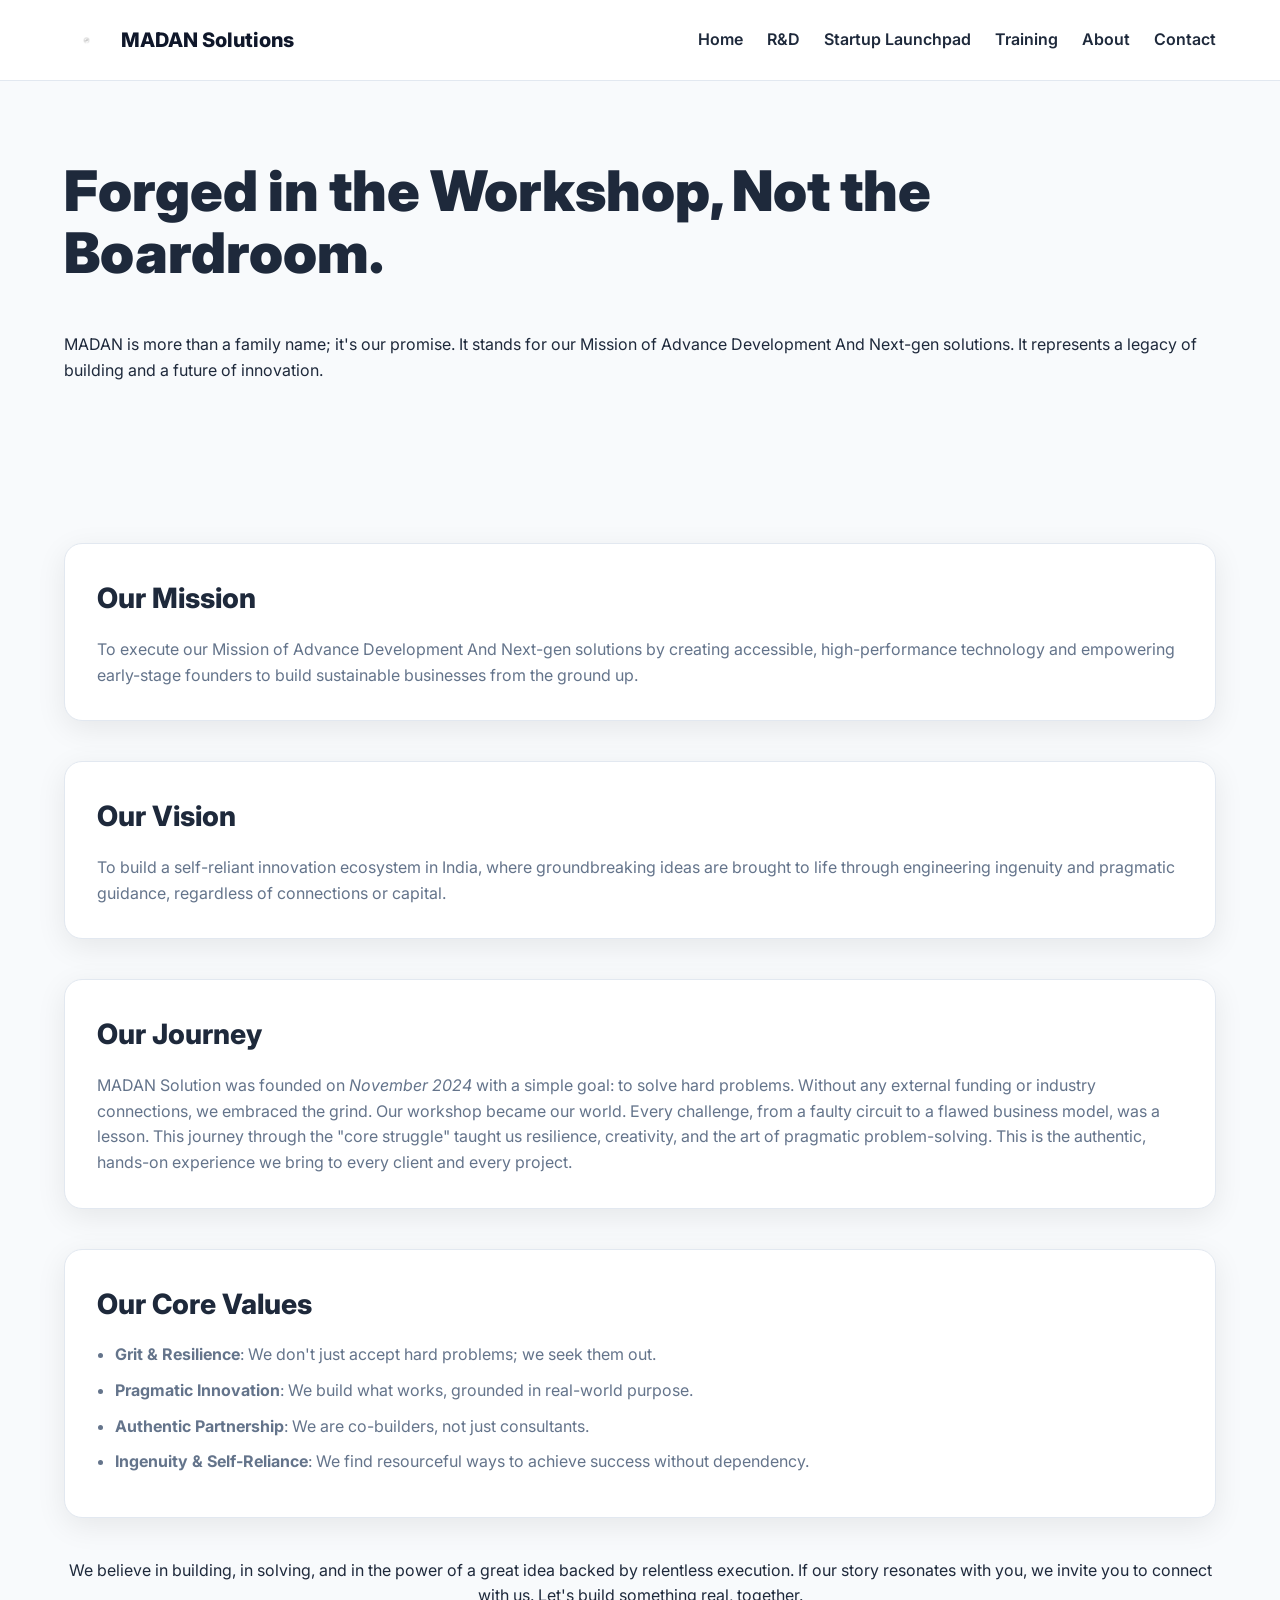
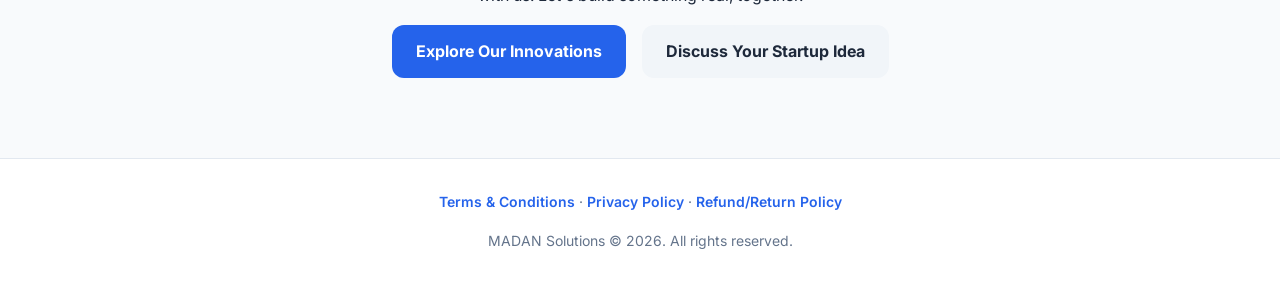
<file: about.html>
<!DOCTYPE html>
<html lang="en">
<head>
  <meta charset="utf-8" />
  <meta name="viewport" content="width=device-width, initial-scale=1" />
  <title>About — MADAN Solutions</title>
  <meta name="description" content="Forged in the workshop, not the boardroom. Our story and mission." />
  <link rel="preconnect" href="https://fonts.googleapis.com" />
  <link rel="preconnect" href="https://fonts.gstatic.com" crossorigin />
  <link href="https://fonts.googleapis.com/css2?family=Inter:wght@400;600;700;800;900&display=swap" rel="stylesheet" />
  <link rel="stylesheet" href="styles.css" />
</head>
<body>
  <header>
    <div class="container nav">
      <a class="brand" href="index.html">
        <img src="logo.svg" alt="MADAN Solutions logo" />
        <span>MADAN Solutions</span>
      </a>
      <nav>
        <a href="index.html">Home</a>
        <a href="rnd.html">R&D</a>
        <a href="launchpad.html">Startup Launchpad</a>
        <a href="training.html">Training</a>
        <a href="about.html">About</a>
        <a href="contact.html">Contact</a>
      </nav>
    </div>
  </header>

  <main>
    <section class="section philosophy">
      <div class="container stack-m reveal">
        <h1 class="headline">Forged in the Workshop, Not the Boardroom.</h1>
        <p>MADAN is more than a family name; it's our promise. It stands for our Mission of Advance Development And Next-gen solutions. It represents a legacy of building and a future of innovation.</p>
      </div>
    </section>

    <section class="section">
      <div class="container stack-l">
        <div class="card stack-s reveal">
          <h2>Our Mission</h2>
          <p>To execute our Mission of Advance Development And Next-gen solutions by creating accessible, high-performance technology and empowering early-stage founders to build sustainable businesses from the ground up.</p>
        </div>

        <div class="card stack-s reveal delay-1">
          <h2>Our Vision</h2>
          <p>To build a self-reliant innovation ecosystem in India, where groundbreaking ideas are brought to life through engineering ingenuity and pragmatic guidance, regardless of connections or capital.</p>
        </div>

        <div class="card stack-s reveal delay-2">
          <h2>Our Journey</h2>
          <p>MADAN Solution was founded on <em>November 2024</em> with a simple goal: to solve hard problems. Without any external funding or industry connections, we embraced the grind. Our workshop became our world. Every challenge, from a faulty circuit to a flawed business model, was a lesson. This journey through the "core struggle" taught us resilience, creativity, and the art of pragmatic problem-solving. This is the authentic, hands-on experience we bring to every client and every project.</p>
        </div>

        <div class="card stack-s reveal delay-3">
          <h2>Our Core Values</h2>
          <ul style="margin: 0; padding-left: 18px; color: var(--muted);">
            <li><strong>Grit & Resilience</strong>: We don't just accept hard problems; we seek them out.</li>
            <li><strong>Pragmatic Innovation</strong>: We build what works, grounded in real-world purpose.</li>
            <li><strong>Authentic Partnership</strong>: We are co-builders, not just consultants.</li>
            <li><strong>Ingenuity & Self-Reliance</strong>: We find resourceful ways to achieve success without dependency.</li>
          </ul>
        </div>

        <div class="center stack-s reveal">
          <p>We believe in building, in solving, and in the power of a great idea backed by relentless execution. If our story resonates with you, we invite you to connect with us. Let's build something real, together.</p>
          <div class="cta-row" style="justify-content:center;">
            <a class="btn primary" href="rnd.html">Explore Our Innovations</a>
            <a class="btn secondary" href="launchpad.html">Discuss Your Startup Idea</a>
          </div>
        </div>
      </div>
    </section>
  </main>

  <footer>
    <div class="container">
      <div class="stack-s">
        <div>
          <a href="legal.html#terms">Terms & Conditions</a> ·
          <a href="legal.html#privacy">Privacy Policy</a> ·
          <a href="legal.html#returns">Refund/Return Policy</a>
        </div>
        <div>MADAN Solutions © <span id="year"></span>. All rights reserved.</div>
      </div>
    </div>
  </footer>

  <script src="script.js"></script>
</body>
</html>
</file>
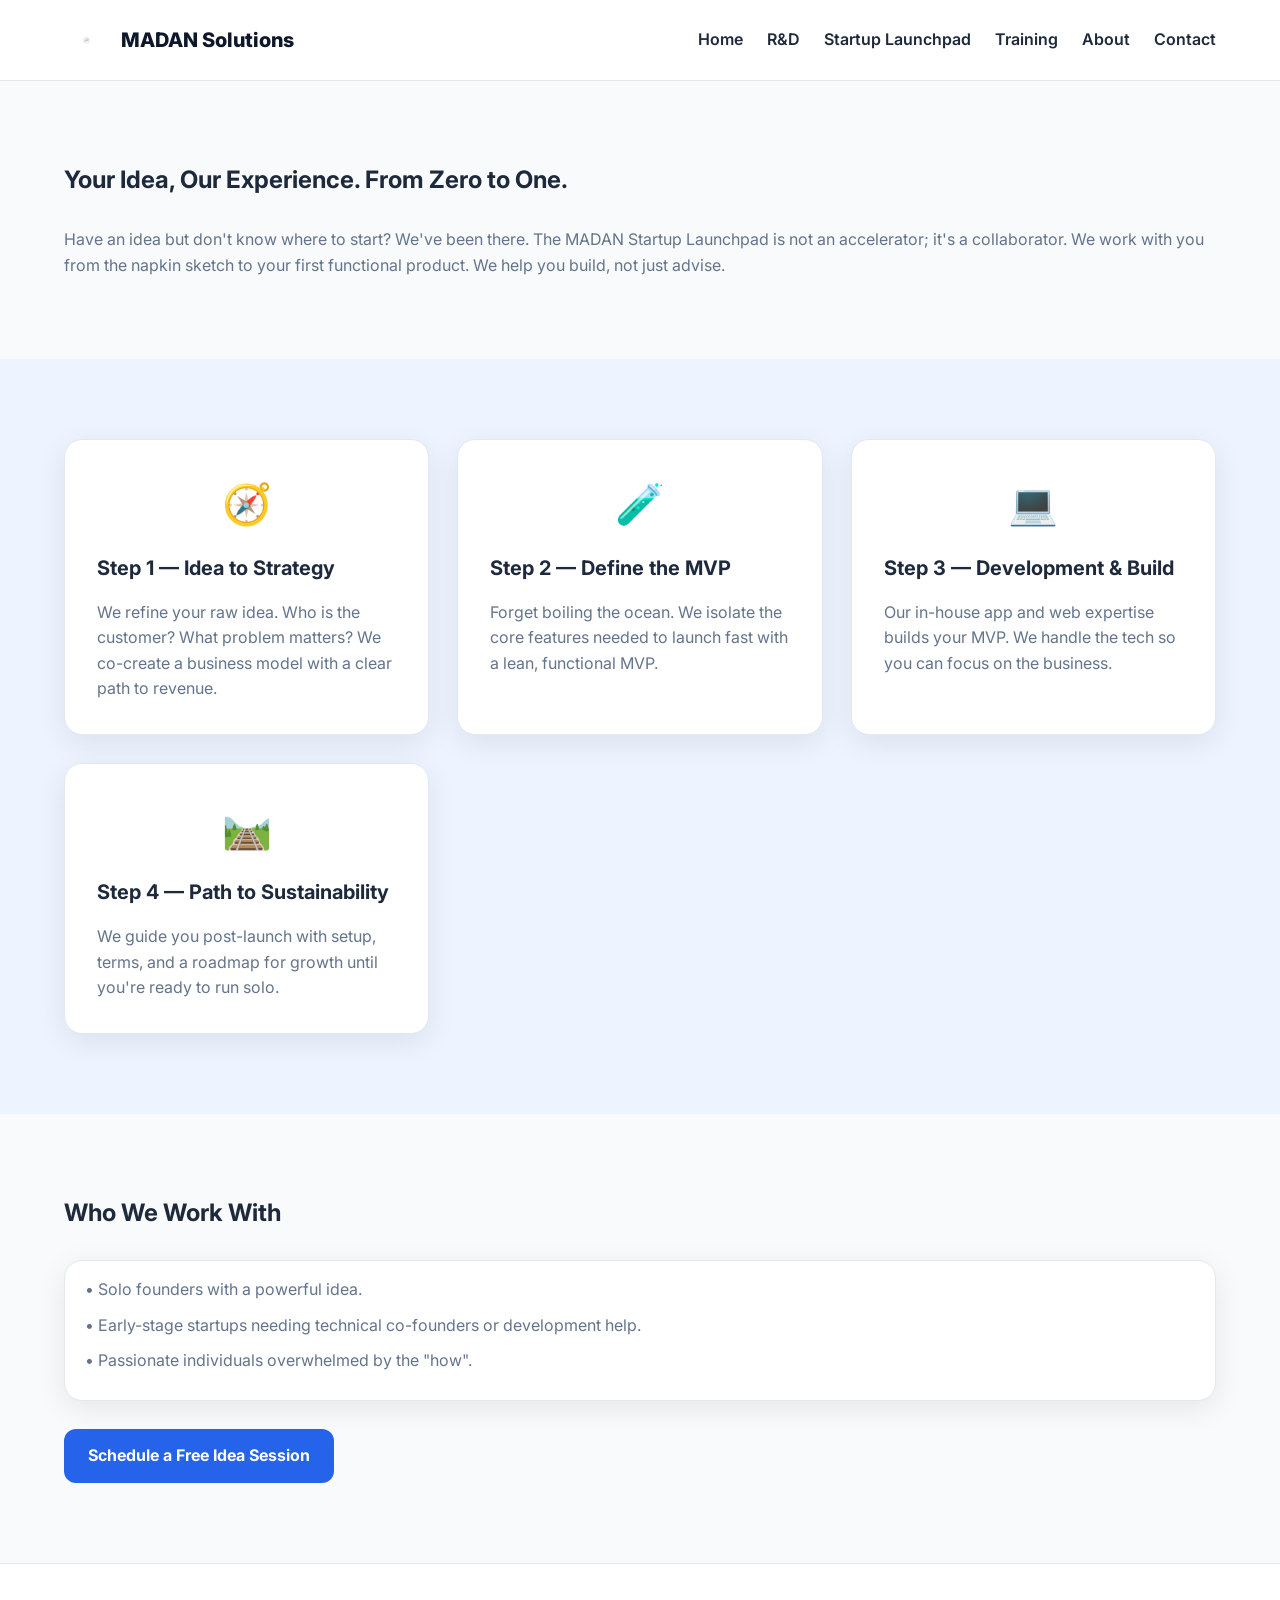
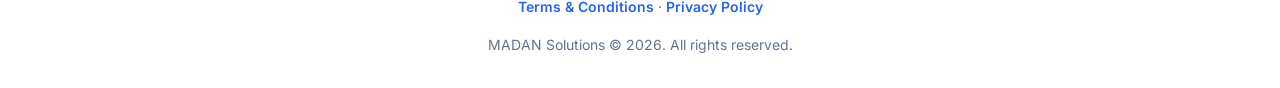
<file: launchpad.html>
<!DOCTYPE html>
<html lang="en">
<head>
  <meta charset="utf-8" />
  <meta name="viewport" content="width=device-width, initial-scale=1" />
  <title>Startup Launchpad — MADAN Solutions</title>
  <meta name="description" content="From idea to MVP to sustainability — your zero-to-one partner." />
  <link rel="preconnect" href="https://fonts.googleapis.com" />
  <link rel="preconnect" href="https://fonts.gstatic.com" crossorigin />
  <link href="https://fonts.googleapis.com/css2?family=Inter:wght@400;600;700;800;900&display=swap" rel="stylesheet" />
  <link rel="stylesheet" href="styles.css" />
</head>
<body>
  <header>
    <div class="container nav">
      <a class="brand" href="index.html">
        <img src="logo.svg" alt="MADAN Solutions logo" />
        <span>MADAN Solutions</span>
      </a>
      <nav>
        <a href="index.html">Home</a>
        <a href="rnd.html">R&D</a>
        <a href="launchpad.html">Startup Launchpad</a>
        <a href="training.html">Training</a>
        <a href="about.html">About</a>
        <a href="contact.html">Contact</a>
      </nav>
    </div>
  </header>

  <main>
    <section class="section">
      <div class="container stack-m">
        <h1>Your Idea, Our Experience. From Zero to One.</h1>
        <p class="muted">Have an idea but don't know where to start? We've been there. The MADAN Startup Launchpad is not an accelerator; it's a collaborator. We work with you from the napkin sketch to your first functional product. We help you build, not just advise.</p>
      </div>
    </section>

    <section class="section alt">
      <div class="container split">
        <div class="card stack-s">
          <div class="icon">🧭</div>
          <h3>Step 1 — Idea to Strategy</h3>
          <p>We refine your raw idea. Who is the customer? What problem matters? We co-create a business model with a clear path to revenue.</p>
        </div>
        <div class="card stack-s">
          <div class="icon">🧪</div>
          <h3>Step 2 — Define the MVP</h3>
          <p>Forget boiling the ocean. We isolate the core features needed to launch fast with a lean, functional MVP.</p>
        </div>
        <div class="card stack-s">
          <div class="icon">💻</div>
          <h3>Step 3 — Development & Build</h3>
          <p>Our in-house app and web expertise builds your MVP. We handle the tech so you can focus on the business.</p>
        </div>
        <div class="card stack-s">
          <div class="icon">🛤️</div>
          <h3>Step 4 — Path to Sustainability</h3>
          <p>We guide you post-launch with setup, terms, and a roadmap for growth until you're ready to run solo.</p>
        </div>
      </div>
    </section>

    <section class="section">
      <div class="container stack-m">
        <h2>Who We Work With</h2>
        <ul class="card" style="list-style: none; padding: 16px 20px;">
          <li>• Solo founders with a powerful idea.</li>
          <li>• Early-stage startups needing technical co-founders or development help.</li>
          <li>• Passionate individuals overwhelmed by the "how".</li>
        </ul>
        <div>
          <a class="btn primary" href="contact.html">Schedule a Free Idea Session</a>
        </div>
      </div>
    </section>
  </main>

  <footer>
    <div class="container">
      <div class="stack-s">
        <div>
          <a href="legal.html#terms">Terms & Conditions</a> ·
          <a href="legal.html#privacy">Privacy Policy</a>
        </div>
        <div>MADAN Solutions © <span id="year"></span>. All rights reserved.</div>
      </div>
    </div>
  </footer>

  <script src="script.js"></script>
</body>
</html>
</file>
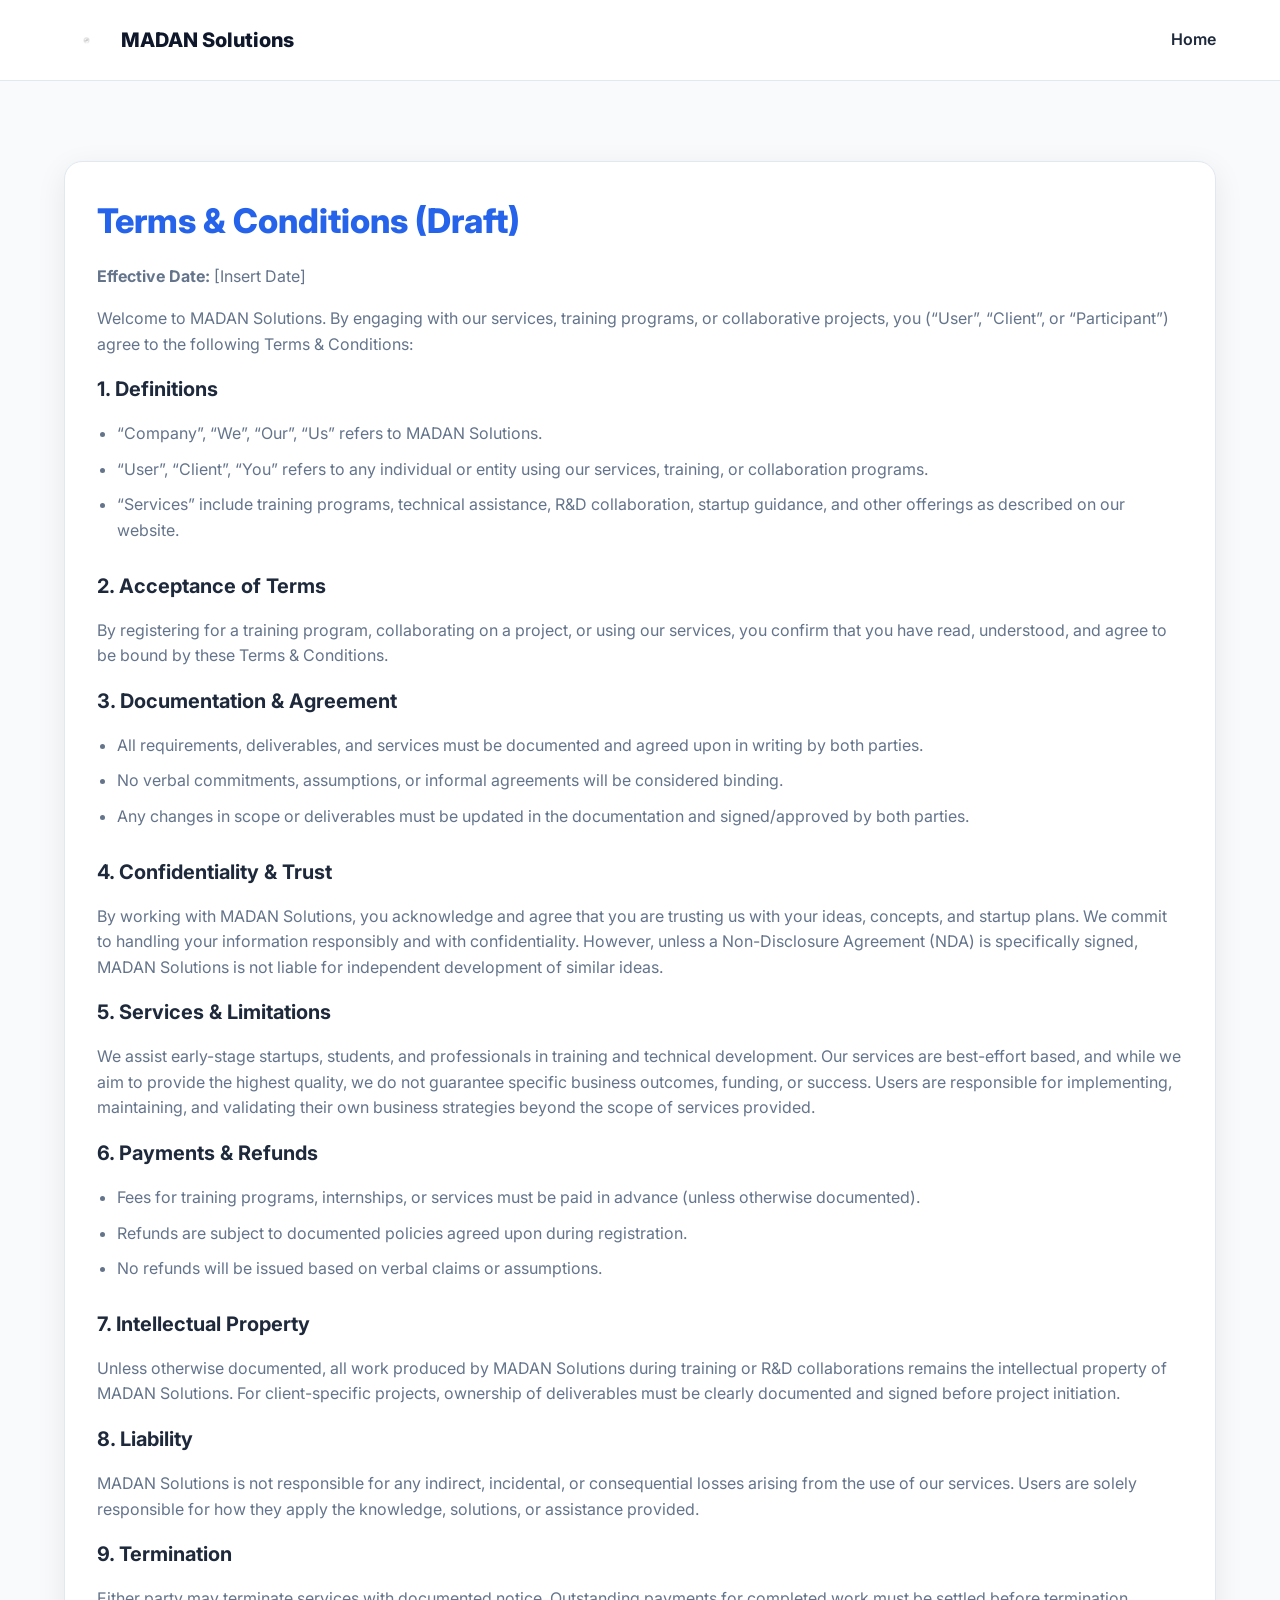
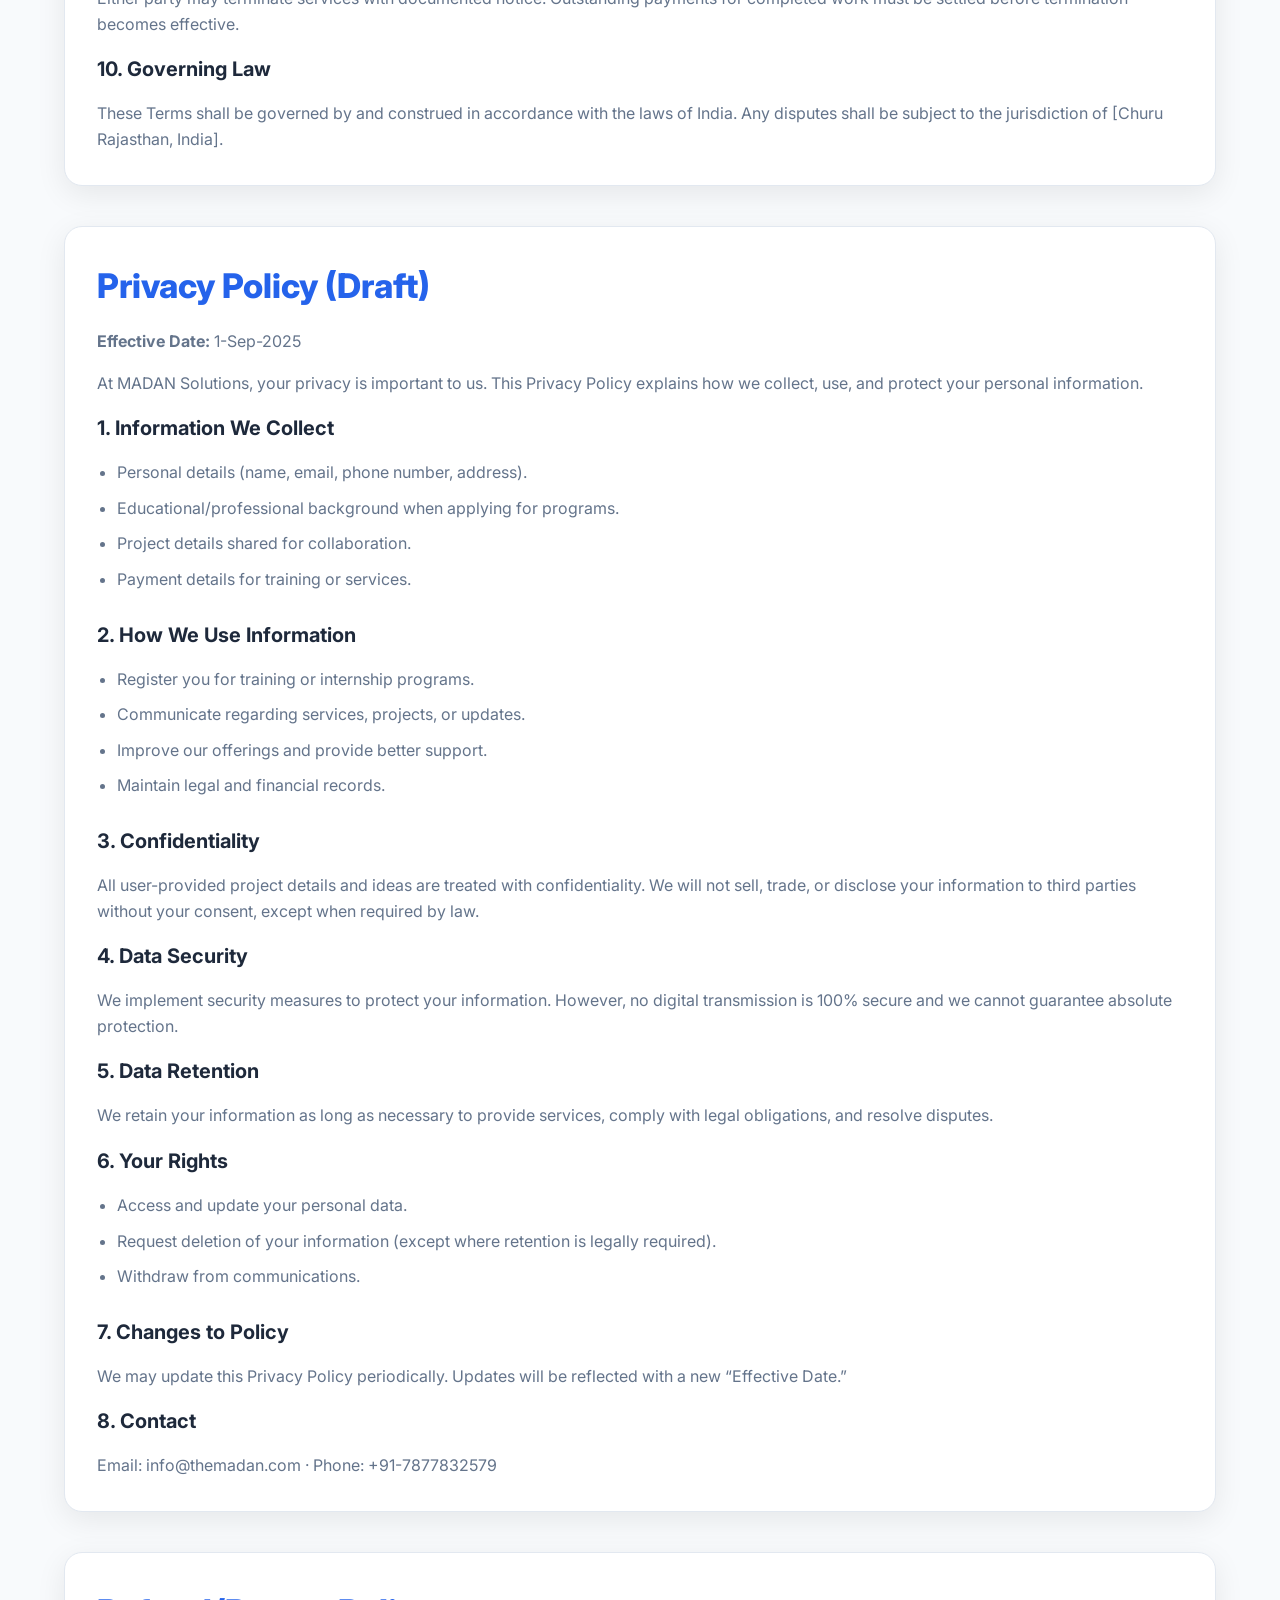
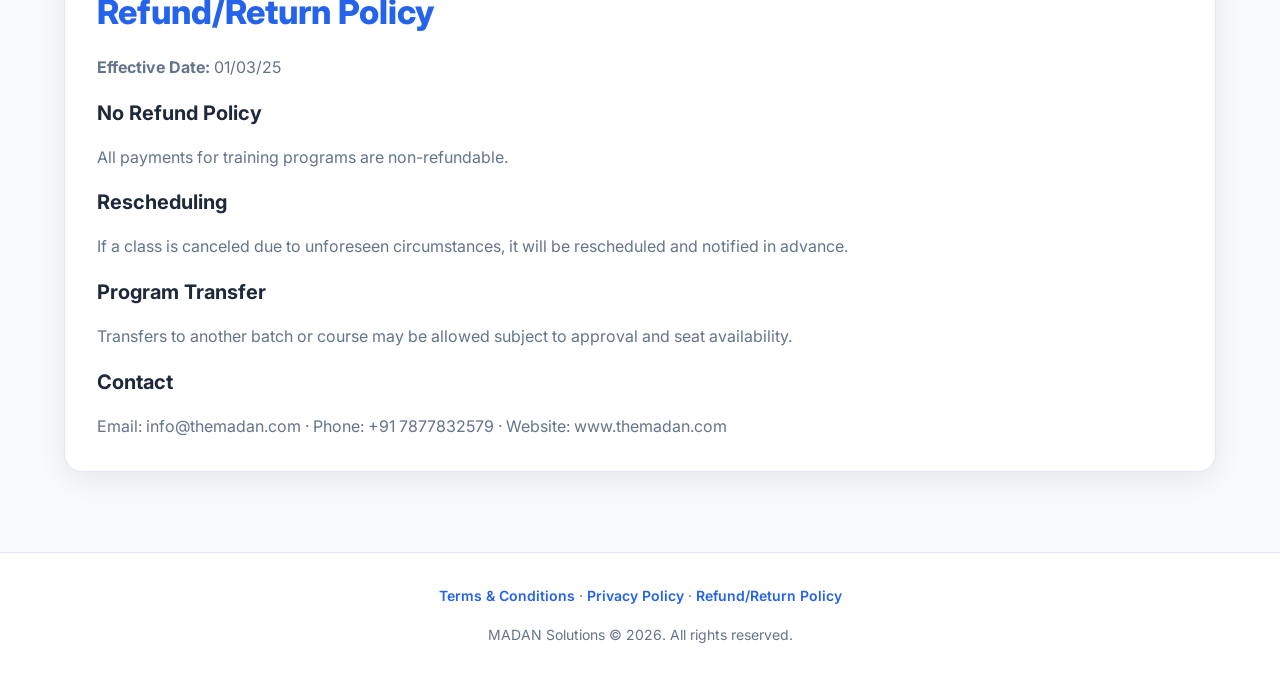
<file: legal.html>
<!DOCTYPE html>
<html lang="en">
<head>
  <meta charset="utf-8" />
  <meta name="viewport" content="width=device-width, initial-scale=1" />
  <title>Legal — MADAN Solutions</title>
  <link rel="preconnect" href="https://fonts.googleapis.com" />
  <link rel="preconnect" href="https://fonts.gstatic.com" crossorigin />
  <link href="https://fonts.googleapis.com/css2?family=Inter:wght@400;600;700;800;900&display=swap" rel="stylesheet" />
  <link rel="stylesheet" href="styles.css" />
</head>
<body>
  <header>
    <div class="container nav">
      <a class="brand" href="index.html">
        <img src="logo.svg" alt="MADAN Solutions logo" />
        <span>MADAN Solutions</span>
      </a>
      <nav>
        <a href="index.html">Home</a>
      
      </nav>

      
    </div>
  </header>

  <main>
    <section class="section">
      <div class="container stack-l">
        <div id="terms" class="card stack-s">
          <h1>Terms & Conditions (Draft)</h1>
          <p><strong>Effective Date:</strong> [Insert Date]</p>
          <p>Welcome to MADAN Solutions. By engaging with our services, training programs, or collaborative projects, you (“User”, “Client”, or “Participant”) agree to the following Terms & Conditions:</p>
          <h3>1. Definitions</h3>
          <ul>
            <li>“Company”, “We”, “Our”, “Us” refers to MADAN Solutions.</li>
            <li>“User”, “Client”, “You” refers to any individual or entity using our services, training, or collaboration programs.</li>
            <li>“Services” include training programs, technical assistance, R&D collaboration, startup guidance, and other offerings as described on our website.</li>
          </ul>
          <h3>2. Acceptance of Terms</h3>
          <p>By registering for a training program, collaborating on a project, or using our services, you confirm that you have read, understood, and agree to be bound by these Terms & Conditions.</p>
          <h3>3. Documentation & Agreement</h3>
          <ul>
            <li>All requirements, deliverables, and services must be documented and agreed upon in writing by both parties.</li>
            <li>No verbal commitments, assumptions, or informal agreements will be considered binding.</li>
            <li>Any changes in scope or deliverables must be updated in the documentation and signed/approved by both parties.</li>
          </ul>
          <h3>4. Confidentiality & Trust</h3>
          <p>By working with MADAN Solutions, you acknowledge and agree that you are trusting us with your ideas, concepts, and startup plans. We commit to handling your information responsibly and with confidentiality. However, unless a Non-Disclosure Agreement (NDA) is specifically signed, MADAN Solutions is not liable for independent development of similar ideas.</p>
          <h3>5. Services & Limitations</h3>
          <p>We assist early-stage startups, students, and professionals in training and technical development. Our services are best-effort based, and while we aim to provide the highest quality, we do not guarantee specific business outcomes, funding, or success. Users are responsible for implementing, maintaining, and validating their own business strategies beyond the scope of services provided.</p>
          <h3>6. Payments & Refunds</h3>
          <ul>
            <li>Fees for training programs, internships, or services must be paid in advance (unless otherwise documented).</li>
            <li>Refunds are subject to documented policies agreed upon during registration.</li>
            <li>No refunds will be issued based on verbal claims or assumptions.</li>
          </ul>
          <h3>7. Intellectual Property</h3>
          <p>Unless otherwise documented, all work produced by MADAN Solutions during training or R&D collaborations remains the intellectual property of MADAN Solutions. For client-specific projects, ownership of deliverables must be clearly documented and signed before project initiation.</p>
          <h3>8. Liability</h3>
          <p>MADAN Solutions is not responsible for any indirect, incidental, or consequential losses arising from the use of our services. Users are solely responsible for how they apply the knowledge, solutions, or assistance provided.</p>
          <h3>9. Termination</h3>
          <p>Either party may terminate services with documented notice. Outstanding payments for completed work must be settled before termination becomes effective.</p>
          <h3>10. Governing Law</h3>
          <p>These Terms shall be governed by and construed in accordance with the laws of India. Any disputes shall be subject to the jurisdiction of [Churu Rajasthan, India].</p>
        </div>

        <div id="privacy" class="card stack-s">
          <h1>Privacy Policy (Draft)</h1>
          <p><strong>Effective Date:</strong> 1-Sep-2025</p>
          <p>At MADAN Solutions, your privacy is important to us. This Privacy Policy explains how we collect, use, and protect your personal information.</p>
          <h3>1. Information We Collect</h3>
          <ul>
            <li>Personal details (name, email, phone number, address).</li>
            <li>Educational/professional background when applying for programs.</li>
            <li>Project details shared for collaboration.</li>
            <li>Payment details for training or services.</li>
          </ul>
          <h3>2. How We Use Information</h3>
          <ul>
            <li>Register you for training or internship programs.</li>
            <li>Communicate regarding services, projects, or updates.</li>
            <li>Improve our offerings and provide better support.</li>
            <li>Maintain legal and financial records.</li>
          </ul>
          <h3>3. Confidentiality</h3>
          <p>All user-provided project details and ideas are treated with confidentiality. We will not sell, trade, or disclose your information to third parties without your consent, except when required by law.</p>
          <h3>4. Data Security</h3>
          <p>We implement security measures to protect your information. However, no digital transmission is 100% secure and we cannot guarantee absolute protection.</p>
          <h3>5. Data Retention</h3>
          <p>We retain your information as long as necessary to provide services, comply with legal obligations, and resolve disputes.</p>
          <h3>6. Your Rights</h3>
          <ul>
            <li>Access and update your personal data.</li>
            <li>Request deletion of your information (except where retention is legally required).</li>
            <li>Withdraw from communications.</li>
          </ul>
          <h3>7. Changes to Policy</h3>
          <p>We may update this Privacy Policy periodically. Updates will be reflected with a new “Effective Date.”</p>
          <h3>8. Contact</h3>
          <p>Email: info@themadan.com · Phone: +91-7877832579</p>
        </div>

        <div id="returns" class="card stack-s">
          <h1>Refund/Return Policy</h1>
          <p><strong>Effective Date:</strong> 01/03/25</p>
          <h3>No Refund Policy</h3>
          <p>All payments for training programs are non-refundable.</p>
          <h3>Rescheduling</h3>
          <p>If a class is canceled due to unforeseen circumstances, it will be rescheduled and notified in advance.</p>
          <h3>Program Transfer</h3>
          <p>Transfers to another batch or course may be allowed subject to approval and seat availability.</p>
          <h3>Contact</h3>
          <p>Email: info@themadan.com · Phone: +91 7877832579 · Website: www.themadan.com</p>
        </div>
      </div>
    </section>
  </main>

  <footer>
    <div class="container">
      <div class="stack-s">
        <div>
          <a href="#terms">Terms & Conditions</a> ·
          <a href="#privacy">Privacy Policy</a> ·
          <a href="#returns">Refund/Return Policy</a>
        </div>
        <div>MADAN Solutions © <span id="year"></span>. All rights reserved.</div>
      </div>
    </div>
  </footer>

  <script src="script.js"></script>
</body>
</html>
</file>
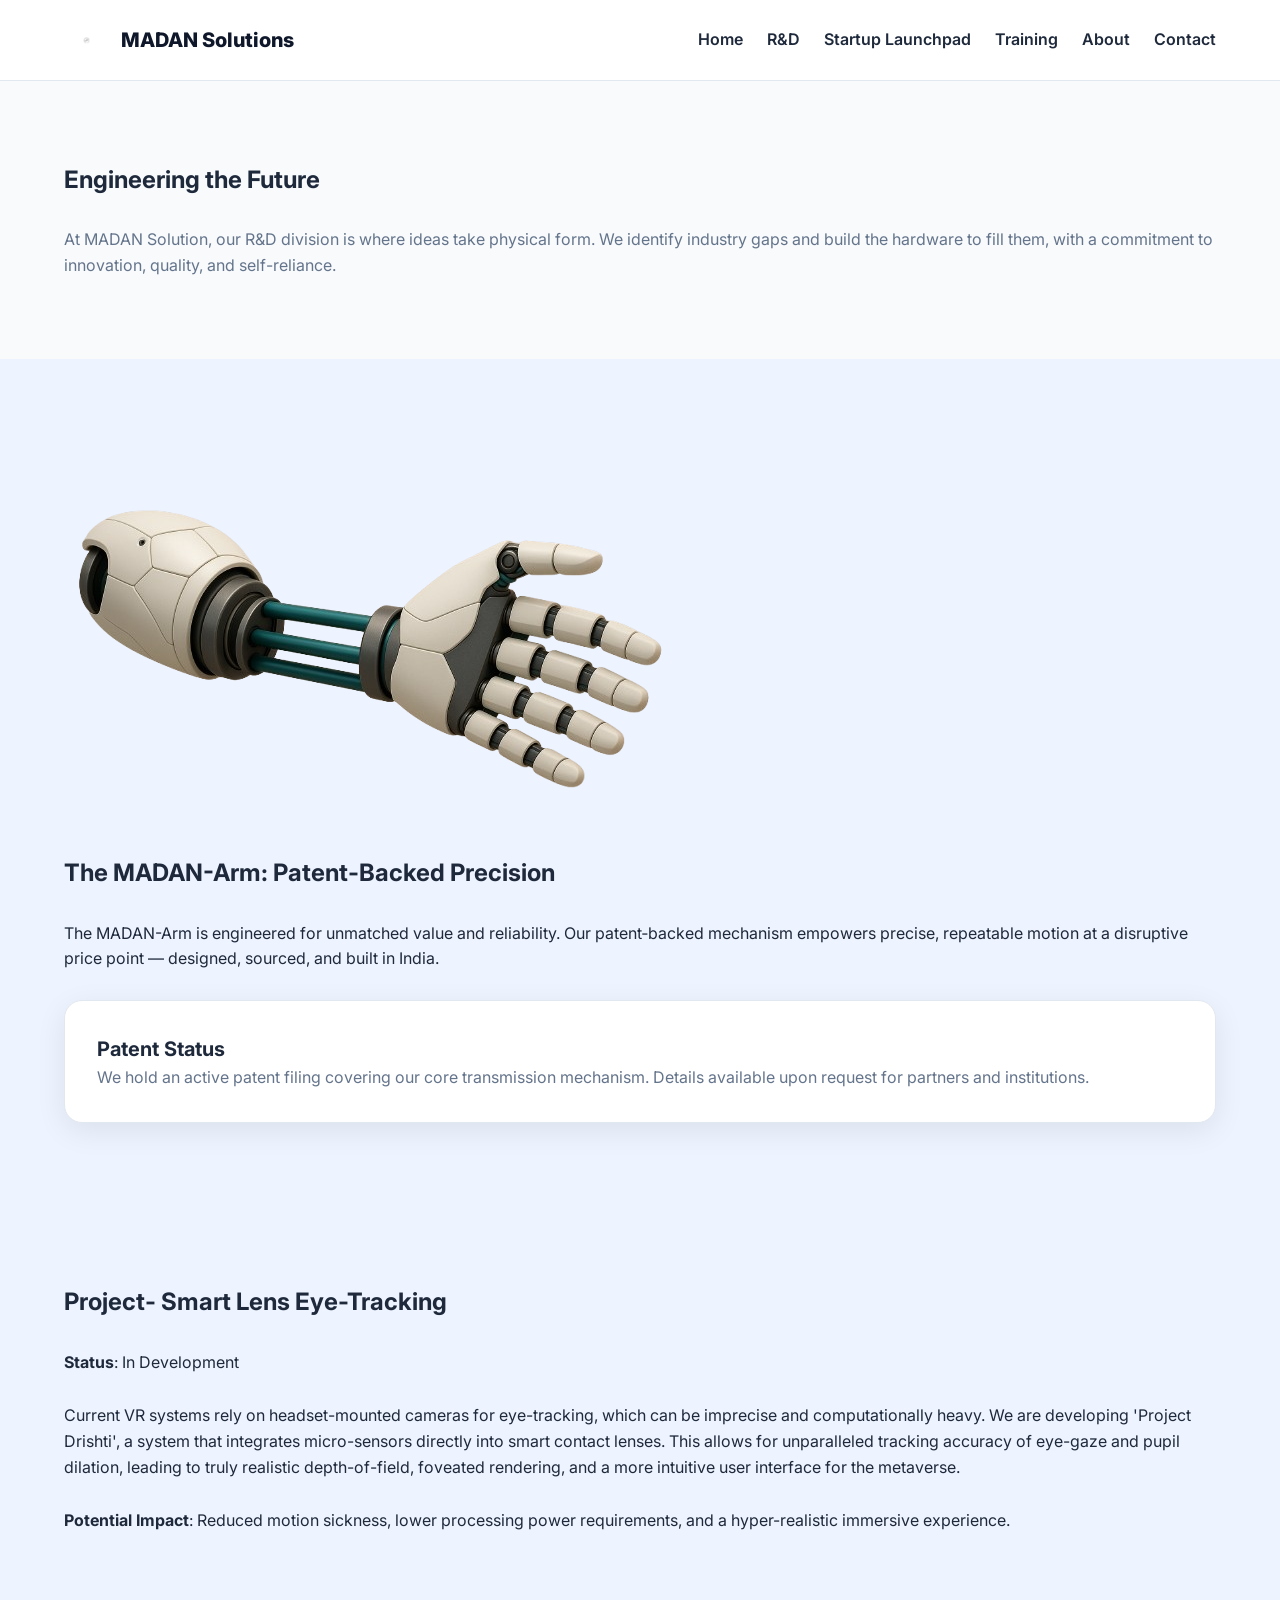
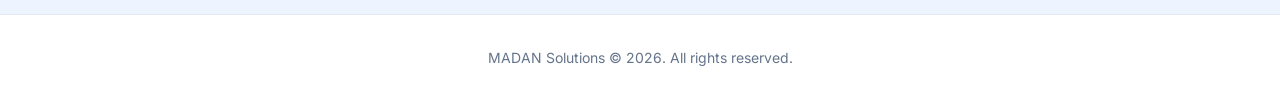
<file: rnd.html>
<!DOCTYPE html>
<html lang="en">
<head>
  <meta charset="utf-8" />
  <meta name="viewport" content="width=device-width, initial-scale=1" />
  <title>R&D and Innovations — MADAN Solutions</title>
  <meta name="description" content="Engineering the future with affordable, precise, Made-in-India hardware like the MADAN-Arm." />
  <link rel="preconnect" href="https://fonts.googleapis.com" />
  <link rel="preconnect" href="https://fonts.gstatic.com" crossorigin />
  <link href="https://fonts.googleapis.com/css2?family=Inter:wght@400;600;700;800;900&display=swap" rel="stylesheet" />
  <link rel="stylesheet" href="styles.css" />
</head>
<body>
  <header>
    <div class="container nav">
      <a class="brand" href="index.html">
        <img src="logo.svg" alt="MADAN Solutions logo" />
        <span>MADAN Solutions</span>
      </a>
      <nav>
        <a href="index.html">Home</a>
        <a href="rnd.html">R&D</a>
        <a href="launchpad.html">Startup Launchpad</a>
        <a href="training.html">Training</a>
        <a href="about.html">About</a>
        <a href="contact.html">Contact</a>
      </nav>
    </div>
  </header>

  <main>
    <section class="section">
      <div class="container stack-m">
        <h1>Engineering the Future</h1>
        <p class="muted">At MADAN Solution, our R&D division is where ideas take physical form. We identify industry gaps and build the hardware to fill them, with a commitment to innovation, quality, and self-reliance.</p>
      </div>
    </section>

    <section id="madan-arm" class="section alt">
      <div class="container feature">
        <img src="assets/madan-arm.png" alt="MADAN-Arm" />
        <div class="stack-m">
          <h2>The MADAN-Arm: Patent‑Backed Precision</h2>
          <p>The MADAN-Arm is engineered for unmatched value and reliability. Our patent‑backed mechanism empowers precise, repeatable motion at a disruptive price point — designed, sourced, and built in India.</p>
          <div class="card">
            <h3>Patent Status</h3>
            <p>We hold an active patent filing covering our core transmission mechanism. Details available upon request for partners and institutions.</p>
          </div>
        </div>
      </div>
    </section>

    <section class="section alt">
      <div class="container stack-m">
        <h2>Project- Smart Lens Eye-Tracking</h2>
        <p><strong>Status</strong>: In Development</p>
        <p>Current VR systems rely on headset-mounted cameras for eye-tracking, which can be imprecise and computationally heavy. We are developing 'Project Drishti', a system that integrates micro-sensors directly into smart contact lenses. This allows for unparalleled tracking accuracy of eye-gaze and pupil dilation, leading to truly realistic depth-of-field, foveated rendering, and a more intuitive user interface for the metaverse.</p>
        <p><strong>Potential Impact</strong>: Reduced motion sickness, lower processing power requirements, and a hyper-realistic immersive experience.</p>
      </div>
    </section>
  </main>

  <footer>
    <div class="container">
      <div>MADAN Solutions © <span id="year"></span>. All rights reserved.</div>
    </div>
  </footer>

  <script src="script.js"></script>
</body>
</html>
</file>
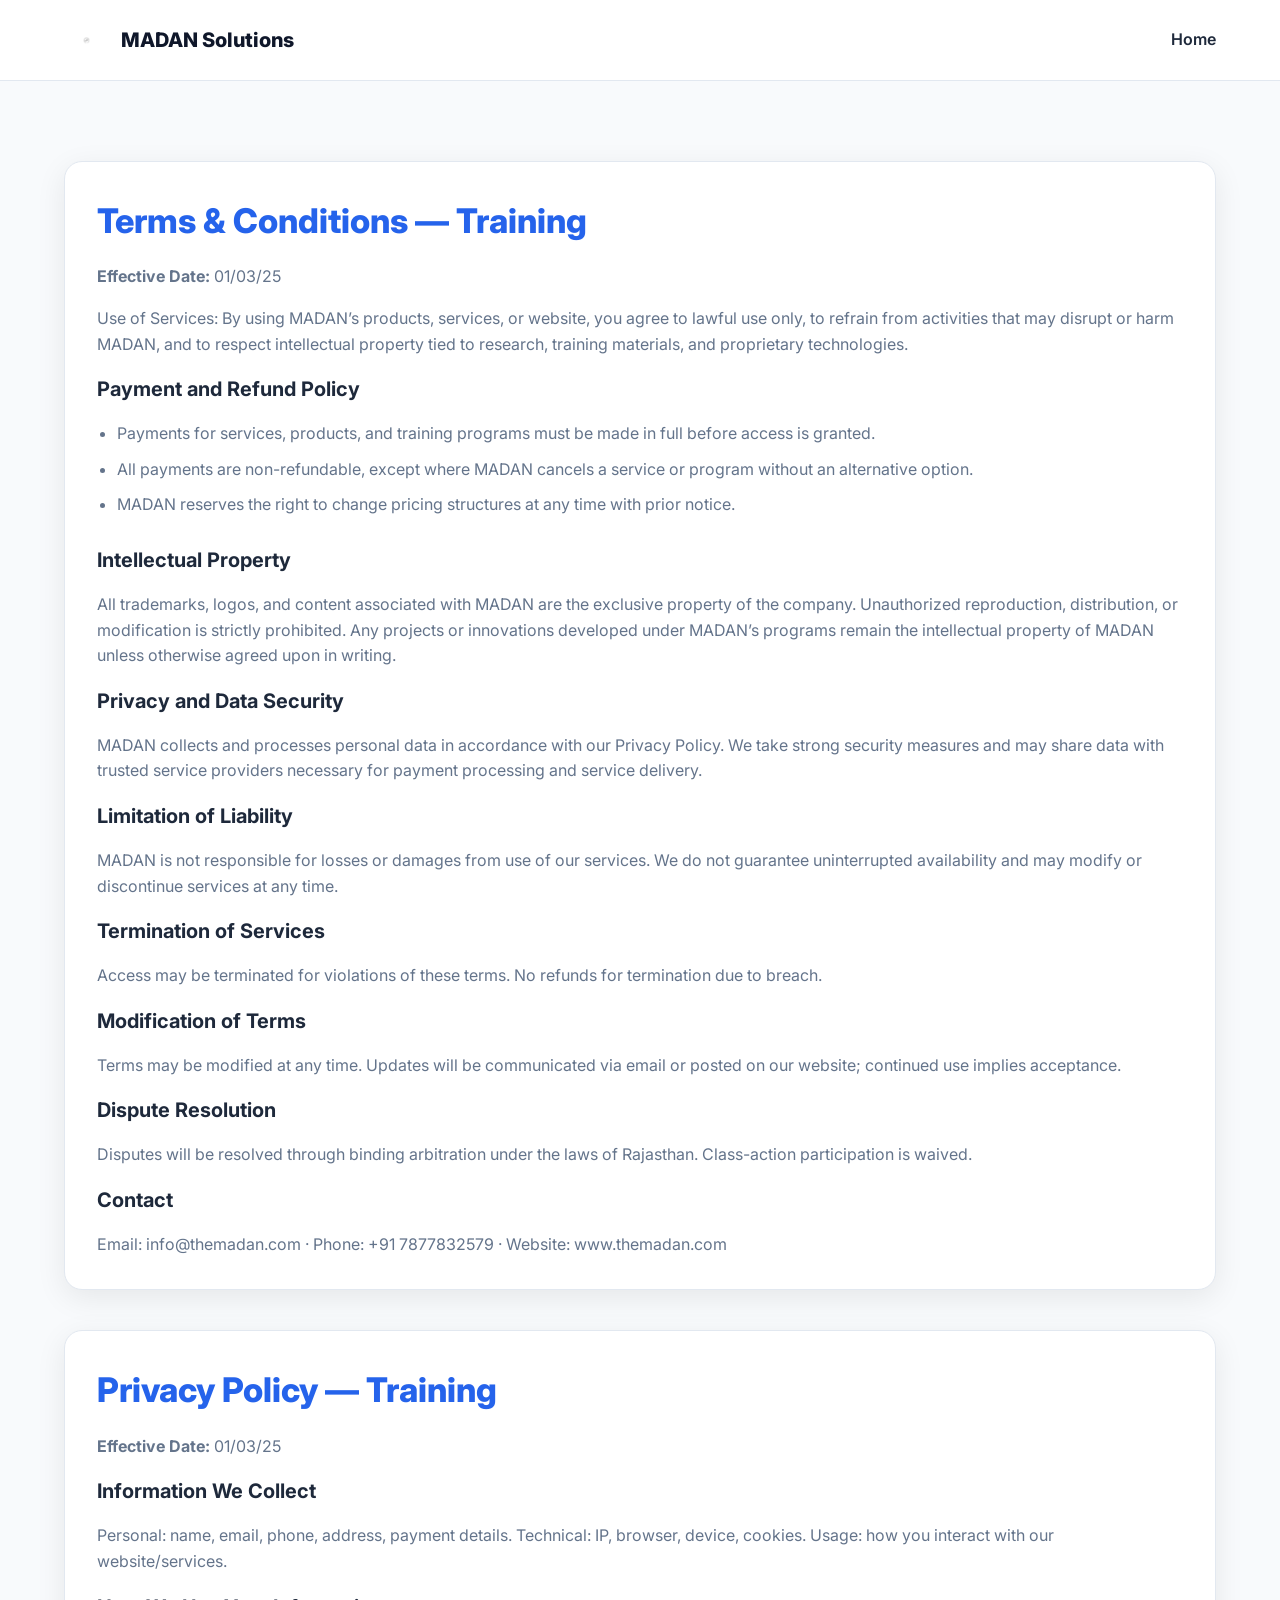
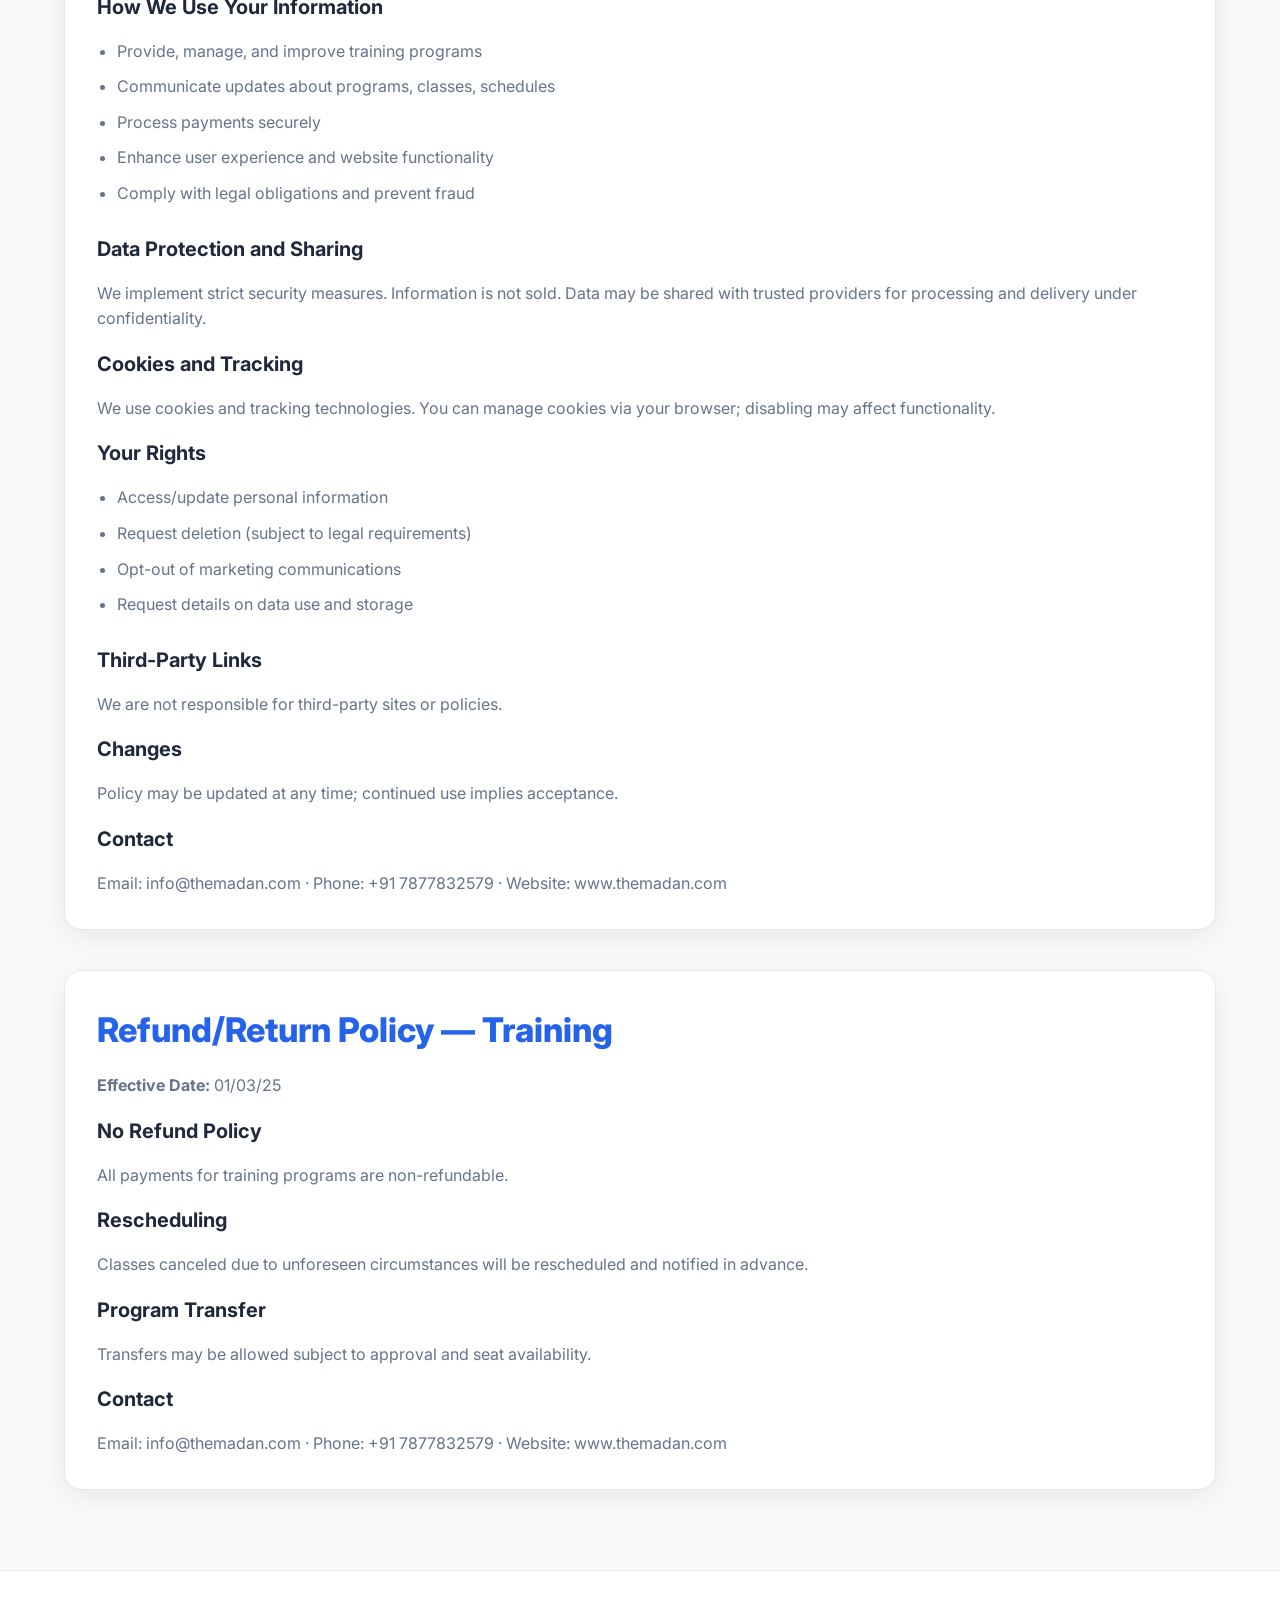
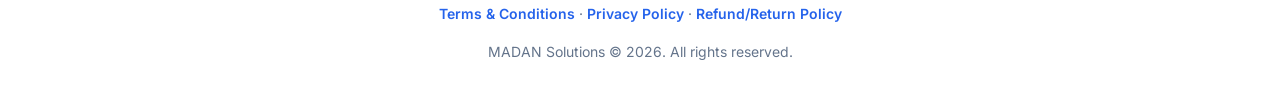
<file: training-legal.html>
<!DOCTYPE html>
<html lang="en">
<head>
  <meta charset="utf-8" />
  <meta name="viewport" content="width=device-width, initial-scale=1" />
  <title>Training Legal — MADAN Solutions</title>
  <link rel="preconnect" href="https://fonts.googleapis.com" />
  <link rel="preconnect" href="https://fonts.gstatic.com" crossorigin />
  <link href="https://fonts.googleapis.com/css2?family=Inter:wght@400;600;700;800;900&display=swap" rel="stylesheet" />
  <link rel="stylesheet" href="styles.css" />
</head>
<body>
  <header>
    <div class="container nav">
      <a class="brand" href="index.html">
        <img src="logo.svg" alt="MADAN Solutions logo" />
        <span>MADAN Solutions</span>
      </a>
      <nav>
        <a href="index.html">Home</a>
      
      </nav>
    </div>
  </header>

  <main>
    <section class="section">
      <div class="container stack-l">
        <div id="terms" class="card stack-s">
          <h1>Terms & Conditions — Training</h1>
          <p><strong>Effective Date:</strong> 01/03/25</p>
          <p>Use of Services: By using MADAN’s products, services, or website, you agree to lawful use only, to refrain from activities that may disrupt or harm MADAN, and to respect intellectual property tied to research, training materials, and proprietary technologies.</p>
          <h3>Payment and Refund Policy</h3>
          <ul>
            <li>Payments for services, products, and training programs must be made in full before access is granted.</li>
            <li>All payments are non-refundable, except where MADAN cancels a service or program without an alternative option.</li>
            <li>MADAN reserves the right to change pricing structures at any time with prior notice.</li>
          </ul>
          <h3>Intellectual Property</h3>
          <p>All trademarks, logos, and content associated with MADAN are the exclusive property of the company. Unauthorized reproduction, distribution, or modification is strictly prohibited. Any projects or innovations developed under MADAN’s programs remain the intellectual property of MADAN unless otherwise agreed upon in writing.</p>
          <h3>Privacy and Data Security</h3>
          <p>MADAN collects and processes personal data in accordance with our Privacy Policy. We take strong security measures and may share data with trusted service providers necessary for payment processing and service delivery.</p>
          <h3>Limitation of Liability</h3>
          <p>MADAN is not responsible for losses or damages from use of our services. We do not guarantee uninterrupted availability and may modify or discontinue services at any time.</p>
          <h3>Termination of Services</h3>
          <p>Access may be terminated for violations of these terms. No refunds for termination due to breach.</p>
          <h3>Modification of Terms</h3>
          <p>Terms may be modified at any time. Updates will be communicated via email or posted on our website; continued use implies acceptance.</p>
          <h3>Dispute Resolution</h3>
          <p>Disputes will be resolved through binding arbitration under the laws of Rajasthan. Class-action participation is waived.</p>
          <h3>Contact</h3>
          <p>Email: info@themadan.com · Phone: +91 7877832579 · Website: www.themadan.com</p>
        </div>

        <div id="privacy" class="card stack-s">
          <h1>Privacy Policy — Training</h1>
          <p><strong>Effective Date:</strong> 01/03/25</p>
          <h3>Information We Collect</h3>
          <p>Personal: name, email, phone, address, payment details. Technical: IP, browser, device, cookies. Usage: how you interact with our website/services.</p>
          <h3>How We Use Your Information</h3>
          <ul>
            <li>Provide, manage, and improve training programs</li>
            <li>Communicate updates about programs, classes, schedules</li>
            <li>Process payments securely</li>
            <li>Enhance user experience and website functionality</li>
            <li>Comply with legal obligations and prevent fraud</li>
          </ul>
          <h3>Data Protection and Sharing</h3>
          <p>We implement strict security measures. Information is not sold. Data may be shared with trusted providers for processing and delivery under confidentiality.</p>
          <h3>Cookies and Tracking</h3>
          <p>We use cookies and tracking technologies. You can manage cookies via your browser; disabling may affect functionality.</p>
          <h3>Your Rights</h3>
          <ul>
            <li>Access/update personal information</li>
            <li>Request deletion (subject to legal requirements)</li>
            <li>Opt-out of marketing communications</li>
            <li>Request details on data use and storage</li>
          </ul>
          <h3>Third-Party Links</h3>
          <p>We are not responsible for third-party sites or policies.</p>
          <h3>Changes</h3>
          <p>Policy may be updated at any time; continued use implies acceptance.</p>
          <h3>Contact</h3>
          <p>Email: info@themadan.com · Phone: +91 7877832579 · Website: www.themadan.com</p>
        </div>

        <div id="returns" class="card stack-s">
          <h1>Refund/Return Policy — Training</h1>
          <p><strong>Effective Date:</strong> 01/03/25</p>
          <h3>No Refund Policy</h3>
          <p>All payments for training programs are non-refundable.</p>
          <h3>Rescheduling</h3>
          <p>Classes canceled due to unforeseen circumstances will be rescheduled and notified in advance.</p>
          <h3>Program Transfer</h3>
          <p>Transfers may be allowed subject to approval and seat availability.</p>
          <h3>Contact</h3>
          <p>Email: info@themadan.com · Phone: +91 7877832579 · Website: www.themadan.com</p>
        </div>
      </div>
    </section>
  </main>

  <footer>
    <div class="container">
      <div class="stack-s">
        <div>
          <a href="#terms">Terms & Conditions</a> ·
          <a href="#privacy">Privacy Policy</a> ·
          <a href="#returns">Refund/Return Policy</a>
        </div>
        <div>MADAN Solutions © <span id="year"></span>. All rights reserved.</div>
      </div>
    </div>
  </footer>

  <script src="script.js"></script>
</body>
</html>
</file>
<file: styles.css>
/* RESET */
* {
    margin: 0;
    padding: 0;
    box-sizing: border-box;
}

:root {
    --primary: #2563eb;
    --secondary: #0f172a;
    --background: #f8fafc;
    --surface: #ffffff;
    --panel-soft: #f1f5f9;
    --text: #1e293b;
    --muted: #64748b;
    --border: #e2e8f0;
    --ink: #0f172a;
    --shadow: 0 8px 30px rgba(0,0,0,0.08);
}

/* BODY */
body {
    font-family: 'Inter', sans-serif;
    background: var(--background);
    color: var(--text);
    line-height: 1.6;
}

/* CONTAINER */
.container {
    width: 90%;
    max-width: 1200px;
    margin: 0 auto;
}

/* HEADER */
header {
    background: var(--surface);
    border-bottom: 1px solid var(--border);
    position: sticky;
    top: 0;
    z-index: 1000;
}

.nav {
    display: flex;
    justify-content: space-between;
    align-items: center;
    min-height: 80px;
}

.brand {
    display: flex;
    align-items: center;
    gap: 12px;
    text-decoration: none;
    color: var(--ink);
    font-size: 20px;
    font-weight: 800;
}

.brand img {
    width: 45px;
    height: 45px;
}

nav {
    display: flex;
    align-items: center;
    gap: 24px;
}

nav a {
    text-decoration: none;
    color: var(--text);
    font-weight: 600;
    transition: 0.3s;
}

nav a:hover {
    color: var(--primary);
}

/* HERO */
.hero {
    position: relative;
    padding: 120px 0;
    overflow: hidden;
    text-align: center;
}

.content {
    position: relative;
    z-index: 2;
}

.center {
    text-align: center;
}

.headline {
    font-size: 56px;
    font-weight: 900;
    line-height: 1.1;
    margin-bottom: 20px;
}

.subhead {
    font-size: 20px;
    color: var(--muted);
    max-width: 700px;
    margin: 0 auto;
}

/* ORBS */
.orbs {
    position: absolute;
    inset: 0;
    z-index: 1;
}

.orb {
    position: absolute;
    border-radius: 50%;
    filter: blur(80px);
    opacity: 0.25;
}

.cyan {
    background: cyan;
}

.violet {
    background: violet;
}

/* SECTION */
.section {
    padding: 80px 0;
}

.alt {
    background: #eef4ff;
}

/* STACKS */
.stack-l {
    display: flex;
    flex-direction: column;
    gap: 40px;
}

.stack-m {
    display: flex;
    flex-direction: column;
    gap: 28px;
}

.stack-s {
    display: flex;
    flex-direction: column;
    gap: 16px;
}

/* SPLIT LAYOUT */
.split {
    display: grid;
    grid-template-columns: repeat(auto-fit, minmax(300px, 1fr));
    gap: 28px;
    align-items: stretch;
}

/* CARD */
.card {
    background: var(--surface);
    padding: 32px;
    border-radius: 18px;
    border: 1px solid var(--border);
    box-shadow: var(--shadow);
    width: 100%;
}

.card h1 {
    font-size: 34px;
    color: var(--primary);
    font-weight: 800;
}

.card h2 {
    font-size: 28px;
    font-weight: 800;
}

.card h3 {
    font-size: 20px;
    font-weight: 700;
}

.card p {
    color: var(--muted);
    font-size: 16px;
}

.card ul {
    padding-left: 20px;
}

.card li {
    margin-bottom: 10px;
    color: var(--muted);
}

/* ICON */
.icon {
    font-size: 40px;
    text-align: center;
}

/* BUTTONS */
.btn {
    display: inline-flex;
    align-items: center;
    justify-content: center;
    padding: 14px 24px;
    border-radius: 12px;
    text-decoration: none;
    font-weight: 700;
    transition: 0.3s;
    border: none;
    cursor: pointer;
}

.primary {
    background: var(--primary);
    color: white;
}

.primary:hover {
    transform: translateY(-2px);
}

.secondary {
    background: var(--panel-soft);
    color: var(--text);
}

.secondary:hover {
    transform: translateY(-2px);
}

/* FORM */
form {
    width: 100%;
}

label {
    font-weight: 600;
}

input,
select {
    width: 100%;
    padding: 14px;
    border: 1px solid var(--border);
    border-radius: 10px;
    background: var(--panel-soft);
    font-size: 15px;
    color: var(--ink);
}

input:focus,
select:focus {
    outline: none;
    border-color: var(--primary);
}

/* STATUS */
.muted {
    color: var(--muted);
}

/* FAQ */
details summary {
    cursor: pointer;
    font-weight: 700;
    font-size: 16px;
}

/* CTA */
.cta-row {
    display: flex;
    gap: 16px;
    flex-wrap: wrap;
    justify-content: center;
    align-items: center;
}

/* FOOTER */
footer {
    background: var(--surface);
    padding: 32px 0;
    border-top: 1px solid var(--border);
    text-align: center;
    color: var(--muted);
    font-size: 14px;
}

footer a {
    text-decoration: none;
    color: var(--primary);
    font-weight: 600;
}

footer a:hover {
    text-decoration: underline;
}

/* RESPONSIVE */
@media (max-width: 992px) {
    .headline {
        font-size: 42px;
    }

    .subhead {
        font-size: 18px;
    }
}

@media (max-width: 768px) {
    .nav {
        flex-direction: column;
        justify-content: center;
        gap: 16px;
        padding: 20px 0;
    }

    .brand {
        font-size: 18px;
    }

    .brand img {
        width: 38px;
        height: 38px;
    }

    .headline {
        font-size: 34px;
    }

    .card {
        padding: 24px;
    }

    .card h1 {
        font-size: 26px;
    }

    .split {
        grid-template-columns: 1fr;
    }

    .cta-row {
        flex-direction: column;
    }
}

@media (max-width: 480px) {
    .headline {
        font-size: 28px;
    }

    .subhead {
        font-size: 16px;
    }

    .container {
        width: 94%;
    }
}
</file>
